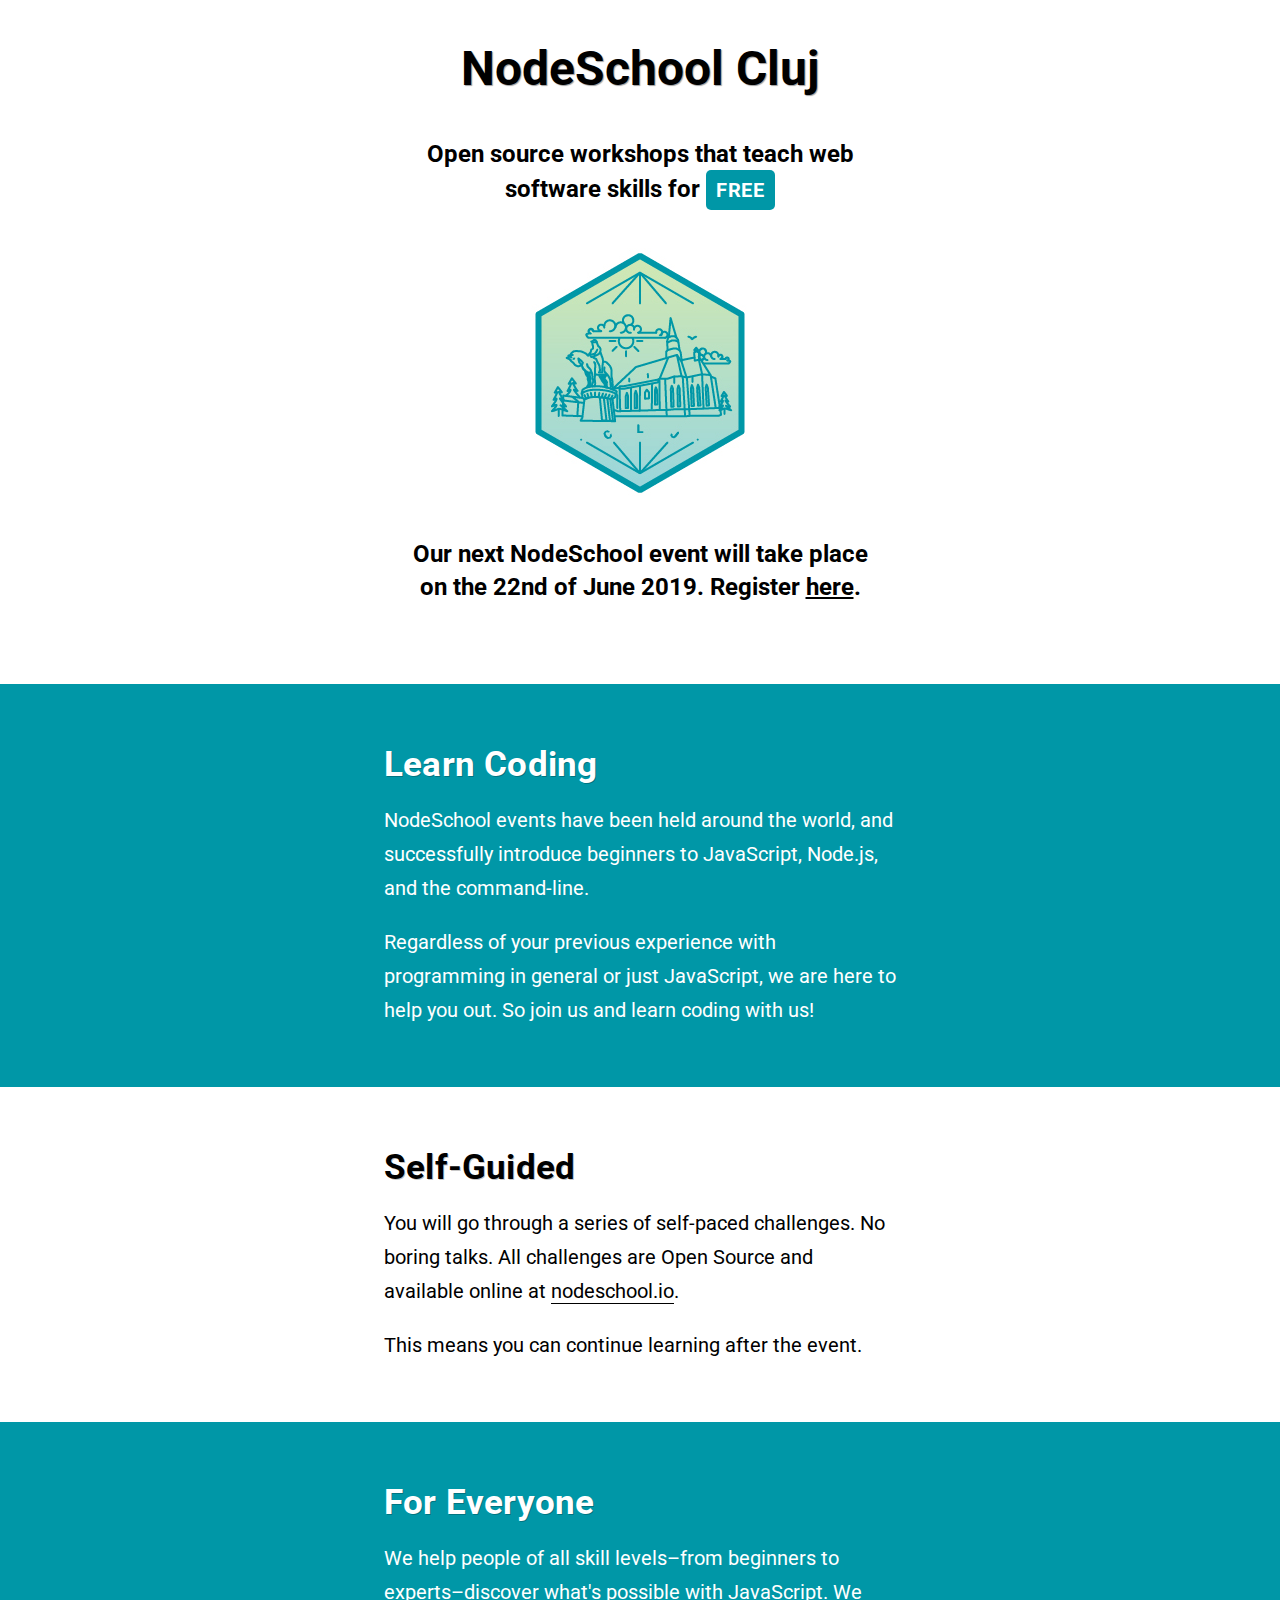
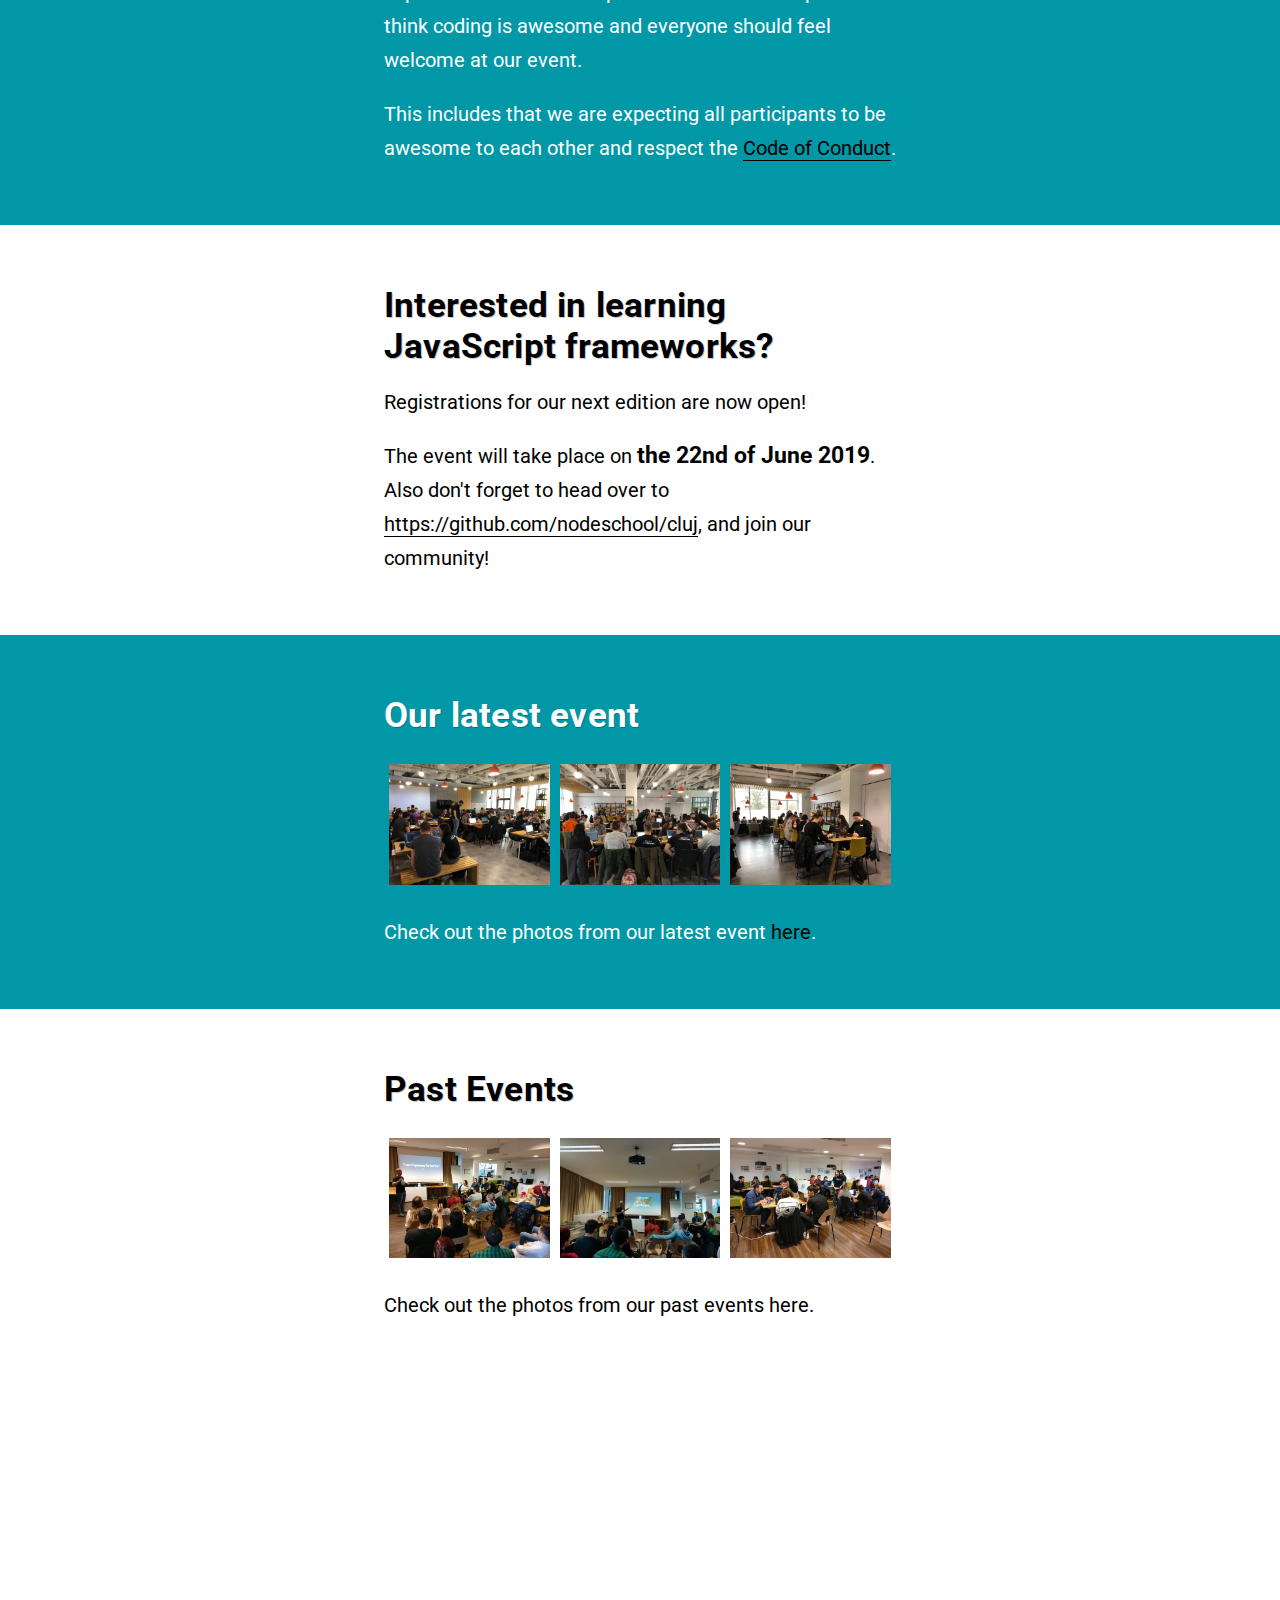
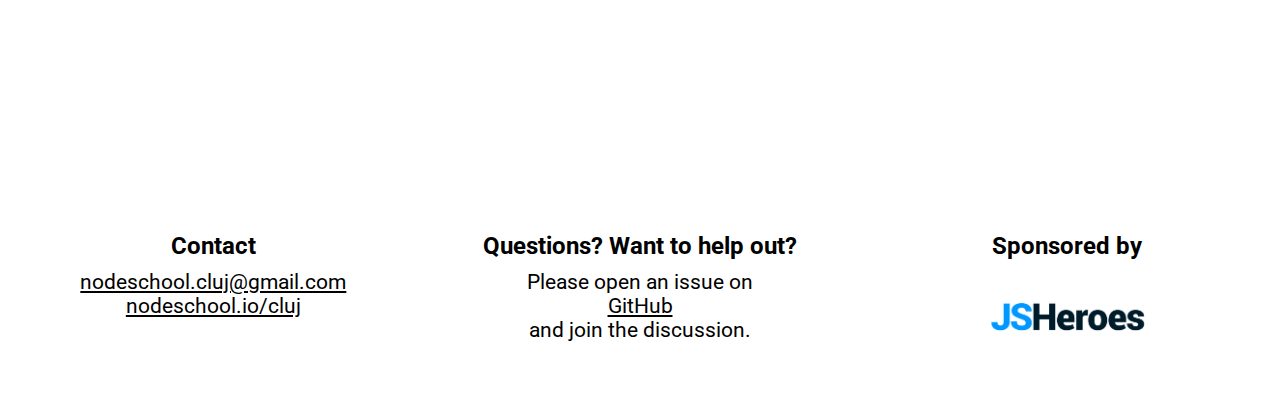
<file: index.html>
<!DOCTYPE html>
<html lang="en">
  <head>
    <meta charset="UTF-8" />
    <meta
      name="viewport"
      content="width=device-width, initial-scale=1.0, maximum-scale=1.0, user-scalable=no"
    />
    <meta http-equiv="X-UA-Compatible" content="ie=edge" />
    <title>NodeSchool Cluj</title>
    <link
      href="https://fonts.googleapis.com/css?family=Roboto:100,300,400,500,700"
      rel="stylesheet"
    />
    <link rel="stylesheet" href="styles.css" />
    <meta property="og:title" content="NodeSchool Cluj" />
    <meta property="og:type" content="website" />
    <meta property="og:url" content="https://nodeschool.io/cluj/" />
    <meta property="og:image" content="NodeSchool_preview.jpg" />
    <meta property="og:image:type" content="image/jpg" />
    <meta
      property="og:description"
      content="Open source workshops that teach web software skills for free"
    />
    <meta property="og:locale" content="en_US" />
    <meta property="og:site_name" content="NodeSchool workshop Info" />
    <meta name="twitter:card" content="summary_large_image" />
    <meta name="twitter:site" content="@nodeschool" />
    <meta name="twitter:title" content="NodeSchool workshop Info" />
    <meta
      name="twitter:description"
      content="Open source workshops that teach web software skills for free"
    />
    <meta name="twitter:image" content="NodeSchool_preview.jpg" />
    <meta name="twitter:creator" content="@nodeschool" />
  </head>

  <body>
    <div class="header">
      <h1 class="title">NodeSchool Cluj</h1>
      <h2 class="subtitle">
        Open source workshops that teach web software skills for
        <span class="free-label">FREE</span>
      </h2>
      <img class="logo" src="node_school_logo.jpg" alt="NodeSchool Cluj logo" />
      <!-- <h3 clas="register">Registration starting soon...</h3> -->
      <h3 class="register">
        Our next NodeSchool event will take place on the 22nd of June 2019.
        Register <a href="https://forms.gle/RFJCRSTpzrVV5HZK6">here</a>.
      </h3>
    </div>

    <div class="content">
      <section>
        <div class="section-content">
          <h1>Learn Coding</h1>
          <p>
            NodeSchool events have been held around the world, and successfully
            introduce beginners to JavaScript, Node.js, and the command-line.
          </p>
          <p>
            Regardless of your previous experience with programming in general
            or just JavaScript, we are here to help you out. So join us and
            learn coding with us!
          </p>
        </div>
      </section>

      <section>
        <div class="section-content">
          <h1>Self-Guided</h1>
          <p>
            You will go through a series of self-paced challenges. No boring
            talks. All challenges are Open Source and available online at
            <a target="_blank" href="https://nodeschool.io/">nodeschool.io</a>.
          </p>
          <p>This means you can continue learning after the event.</p>
        </div>
      </section>

      <section>
        <div class="section-content">
          <h1>For Everyone</h1>
          <p>
            We help people of all skill levels–from beginners to
            experts–discover what's possible with JavaScript. We think coding is
            awesome and everyone should feel welcome at our event.
          </p>
          <p>
            This includes that we are expecting all participants to be awesome
            to each other and respect the
            <a
              target="_blank"
              href="https://github.com/nodeschool/cluj/blob/master/code-of-conduct.md"
              >Code of Conduct</a
            >.
          </p>
        </div>
      </section>

      <section>
        <div class="section-content">
          <h1>Interested in learning JavaScript frameworks?</h1>
          <p>Registrations for our next edition are now open!</p>
          <p>
            The event will take place on <span>the 22nd of June 2019</span>.
            Also don't forget to head over to
            <a target="_blank" href="https://github.com/nodeschool/cluj"
              >https://github.com/nodeschool/cluj</a
            >, and join our community!
          </p>
        </div>
      </section>
      <section>
        <div class="section-content gallery-preview-content">
          <h1>Our latest event</h1>
          <div class="gallery-preview-items">
            <div>
              <a target="_blank" href="gallery.html" class="photo-link">
                <img class="gallery-preview" src="img/img2.jpg" />
              </a>
            </div>
            <div>
              <a target="_blank" href="gallery.html" class="photo-link">
                <img class="gallery-preview" src="img/img1.jpg" />
              </a>
            </div>
            <div>
              <a target="_blank" href="gallery.html" class="photo-link">
                <img class="gallery-preview" src="img/img3.jpg" />
              </a>
            </div>
          </div>
          <p>
            Check out the photos from our latest event
            <a target="_blank" href="gallery.html">here</a>.
          </p>
        </div>
      </section>
      <section>
        <div class="section-content gallery-preview-content">
          <h1>Past Events</h1>
          <div class="gallery-preview-items">
            <div>
              <a
                target="_blank"
                href="gallery-past-event.html"
                class="photo-link"
              >
                <img class="gallery-preview" src="img/past/img4-fortech.jpg" />
              </a>
            </div>
            <div>
              <a
                target="_blank"
                href="gallery-past-event.html"
                class="photo-link"
              >
                <img class="gallery-preview" src="img/past/img5-fortech.jpg" />
              </a>
            </div>
            <div>
              <a
                target="_blank"
                href="gallery-past-event.html"
                class="photo-link"
              >
                <img class="gallery-preview" src="img/past/img1-fortech.jpg" />
              </a>
            </div>
          </div>
          <p>
            Check out the photos from our past events
            <a target="_blank" href="gallery-past-event.html">here</a>.
          </p>
        </div>
      </section>
      <div class="map-responsive">
        <iframe
          src="https://www.google.com/maps/embed?pb=!1m18!1m12!1m3!1d717.996882484261!2d23.578228767512506!3d46.76657541904287!2m3!1f0!2f0!3f0!3m2!1i1024!2i768!4f13.1!3m3!1m2!1s0x47490c1743f64e35%3A0x1aca3a419457ba22!2sEvozon!5e0!3m2!1sen!2sro!4v1559558502098!5m2!1sen!2sro"
          width="600"
          height="450"
          frameborder="0"
          style="border:0"
          allowfullscreen
        ></iframe>
      </div>
    </div>
    <div class="footer">
      <div class="footer-item">
        <div class="footer-title">Contact</div>
        <div class="footer-content">
          <a href="mailto:nodeschool.cluj@gmail.com"
            >nodeschool.cluj@gmail.com</a
          >
          <a target="_blank" href="https://nodeschool.io/cluj/"
            >nodeschool.io/cluj</a
          >
        </div>
      </div>
      <div class="footer-item">
        <div class="footer-title">Questions? Want to help out?</div>
        <div class="footer-content">
          <p>
            Please open an issue on
            <a target="_blank" href="https://github.com/nodeschool/cluj"
              >GitHub</a
            >
            and join the discussion.
          </p>
        </div>
      </div>
      <div class="footer-item">
        <div class="footer-title">Sponsored by</div>
        <div class="footer-content">
          <a target="_blank" href="https://jsheroes.io/">
            <img
              src="js-heroes-logo.png"
              alt="JsHeroes logo"
              style="width:200px"
              ;
            />
          </a>
        </div>
      </div>
    </div>
  </body>
</html>
</file>
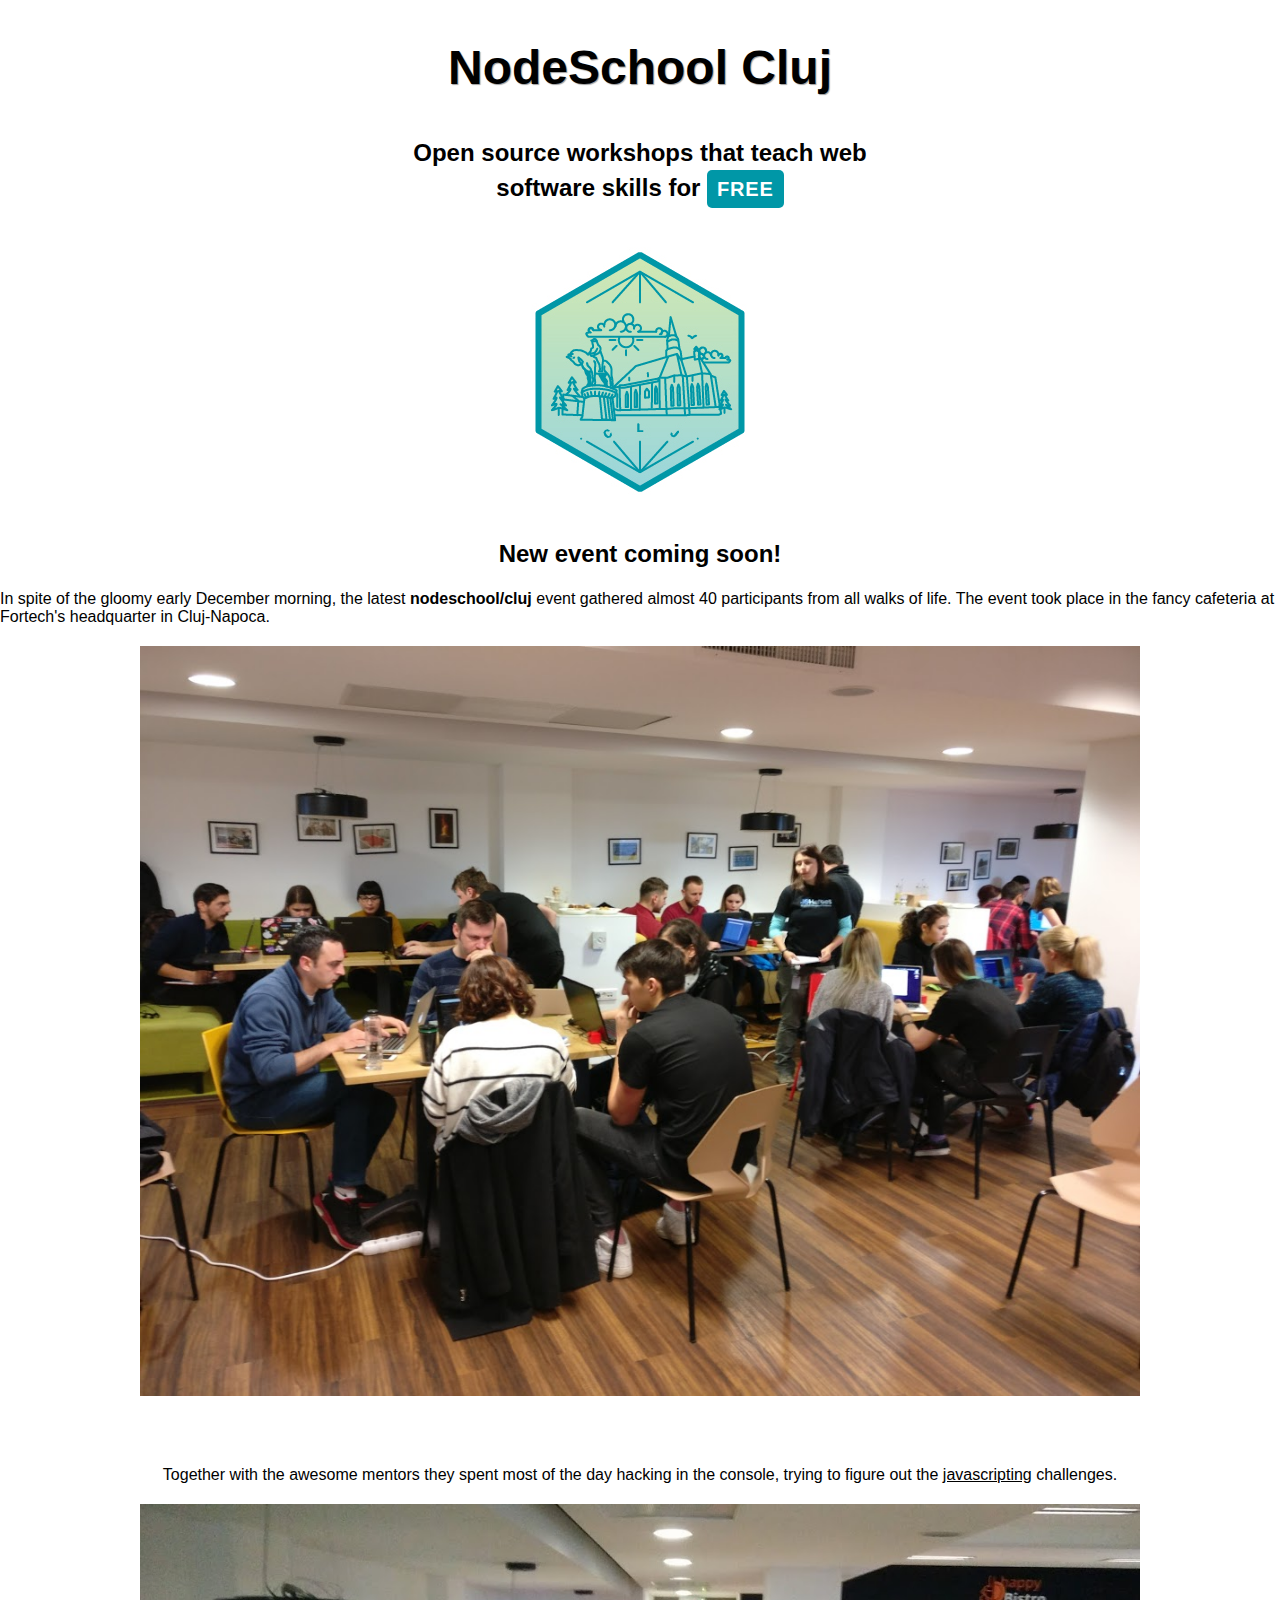
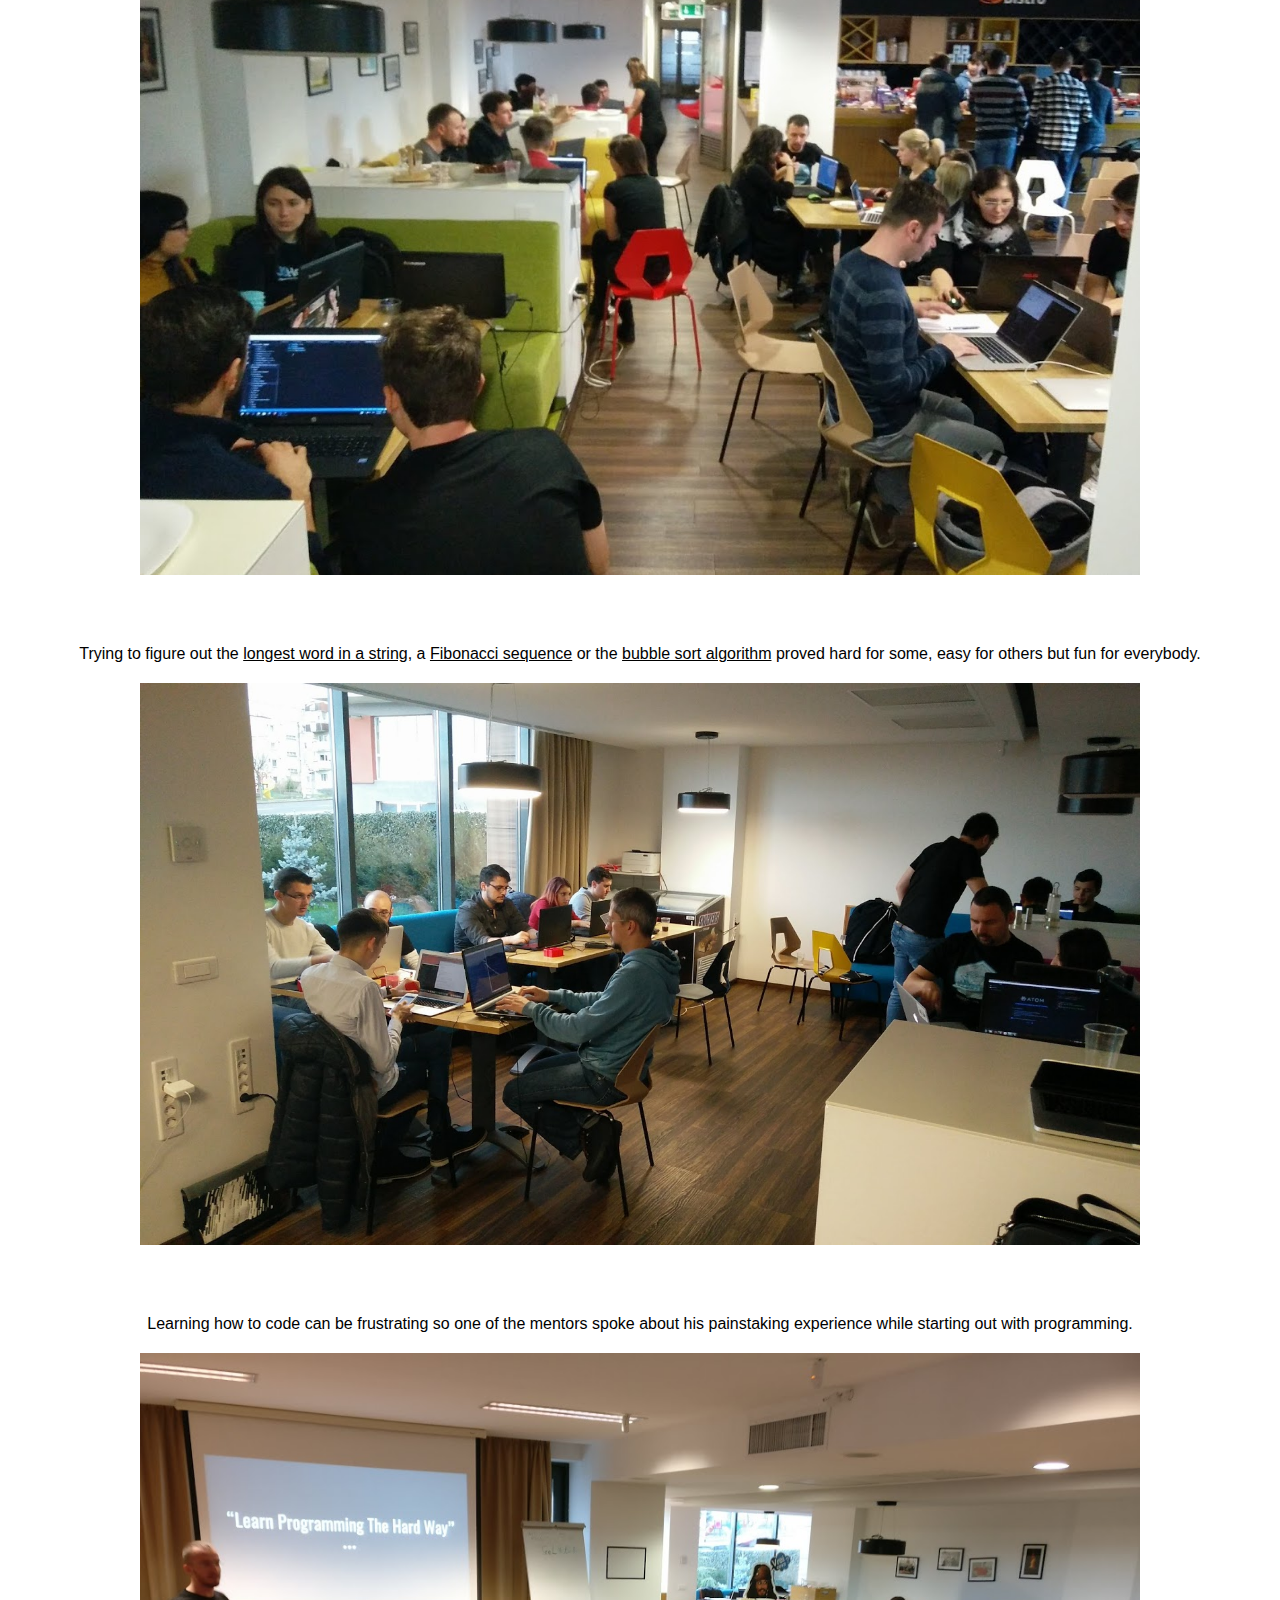
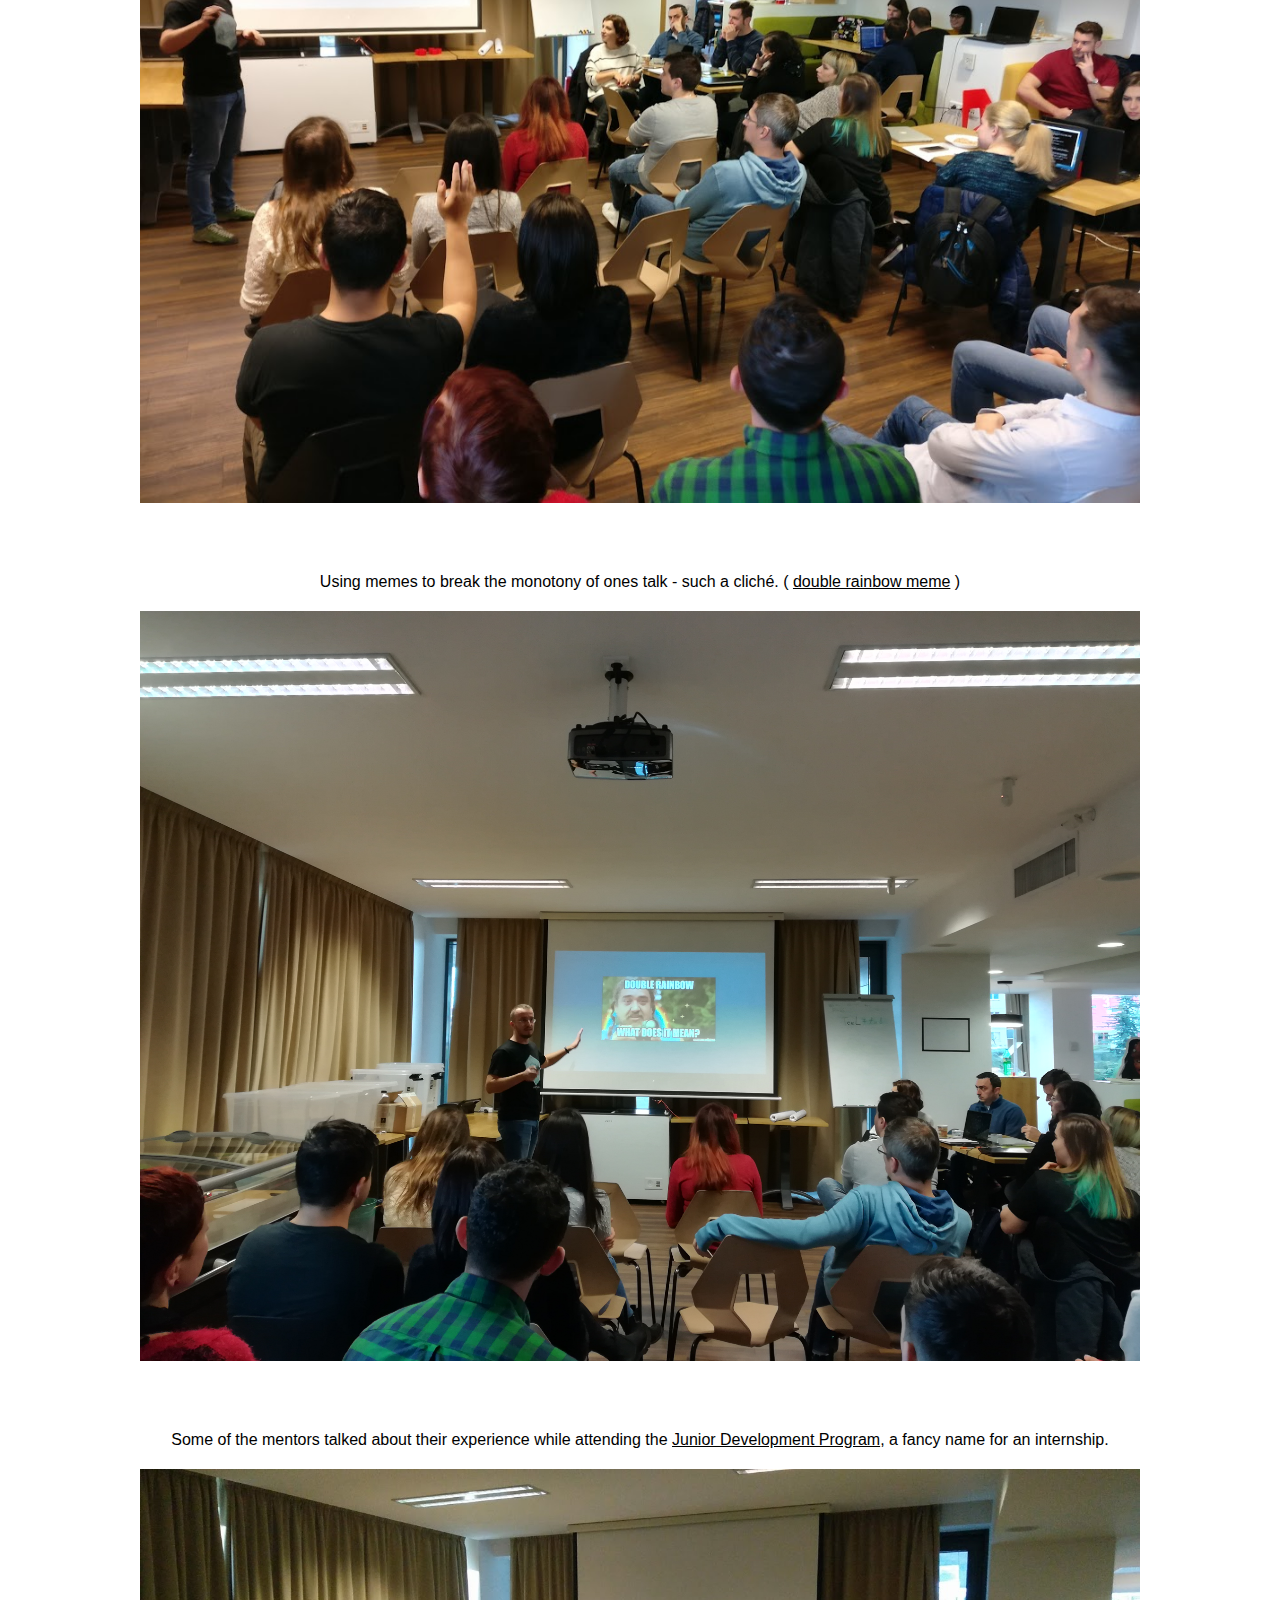
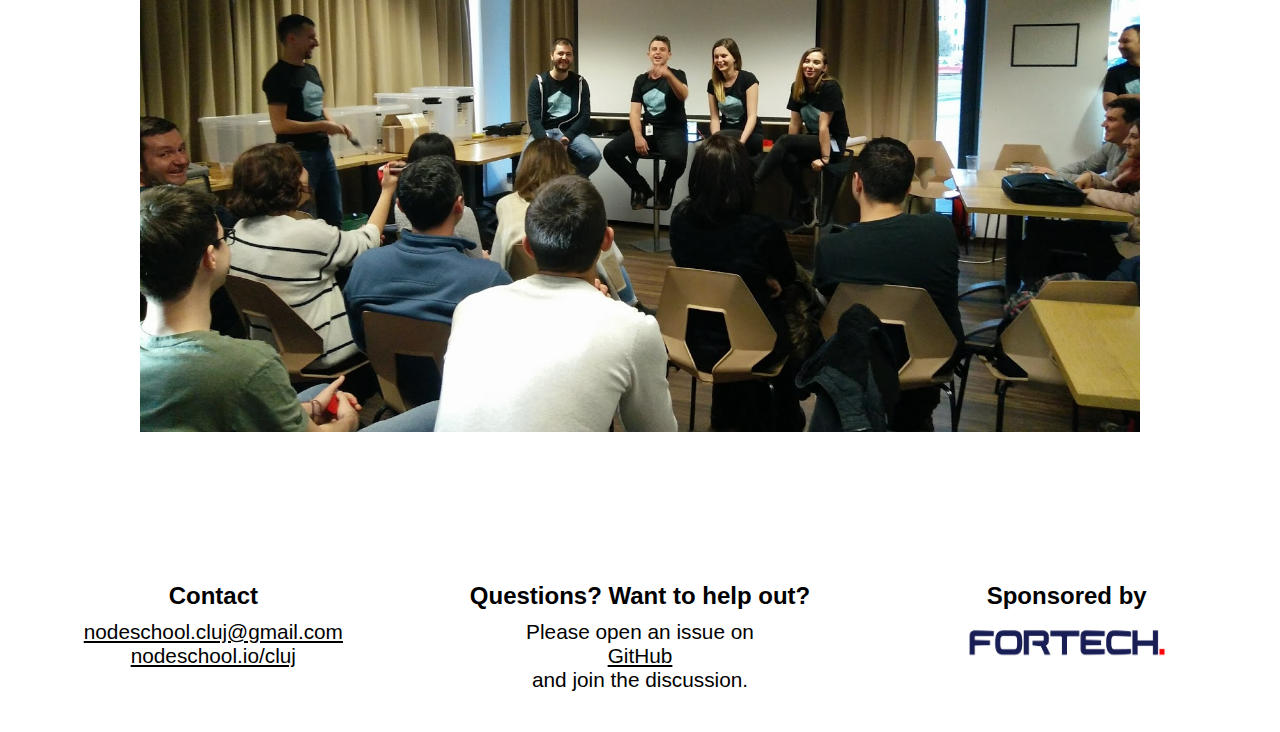
<file: gallery-past-event.html>
<!DOCTYPE html>
<html lang="en">

<head>
    <meta charset="UTF-8">
    <meta name="viewport" content="width=device-width, initial-scale=1.0">
    <meta http-equiv="X-UA-Compatible" content="ie=edge">
    <link rel="stylesheet" href="styles.css">
    <title>NodeSchool Gallery</title>
    <style>
        .caption {
            margin-top: 50px;
        }
    </style>
</head>

<body>
    <div class="header">
        <h1 class="title">NodeSchool Cluj</h1>
        <h2 class="subtitle">Open source workshops that teach web software skills for
            <span class="free-label">FREE</span>
        </h2>
        <img class="logo" src="node_school_logo.jpg" alt="NodeSchool Cluj logo">
        <h3 class="register">New event coming soon!</h3>
        <!-- <a target="_blank" class ="register-button" href="https://docs.google.com/forms/d/e/1FAIpQLSetzup0rViVlXC-IMsxKvQUeOmIn4h-Ta-gd8tacwOEg4wzaA/viewform"> Join us here! It's free</a> -->
    </div>
    <div class="gallery-content">
        <p>In spite of the gloomy early December morning, the latest <strong>nodeschool/cluj</strong> event gathered almost 40 participants from all walks of life. The event took place in the fancy cafeteria at Fortech's headquarter in Cluj-Napoca.</p>
        <img class="gallery-photos" src="img/past/img1-fortech.jpg">

        <p class="caption">Together with the awesome mentors they spent most of the day hacking in the console, trying to figure out the <a href="https://github.com/workshopper/javascripting" target="_blank">javascripting</a> challenges.</p>
        <img class="gallery-photos" src="img/past/img2-fortech.jpg">

        <p class="caption">Trying to figure out the <a target="_blank" href="https://medium.freecodecamp.org/three-ways-to-find-the-longest-word-in-a-string-in-javascript-a2fb04c9757c">longest word in a string</a>, a <a target="_blank" href="https://medium.com/developers-writing/fibonacci-sequence-algorithm-in-javascript-b253dc7e320e">Fibonacci sequence</a> or the <a href="http://codingmiles.com/sorting-algorithms-bubble-sort-using-javascript/" target="_blank">bubble sort algorithm</a> proved hard for some, easy for others but fun for everybody.</p>
        <img class="gallery-photos" src="img/past/img3-fortech.jpg">

        <p class="caption">Learning how to code can be frustrating so one of the mentors spoke about his painstaking experience while starting out with programming.</p>
        <img class="gallery-photos" src="img/past/img4-fortech.jpg">


        <p class="caption">Using memes to break the monotony of ones talk - such a cliché. ( <a href="https://www.youtube.com/watch?v=OQSNhk5ICTI" target="_blank">double rainbow meme</a> )</p>
        <img class="gallery-photos" src="img/past/img5-fortech.jpg">

        <p class="caption">Some of the mentors talked about their experience while attending the <a href="https://github.com/FortechRomania/js-team-showcase/tree/master/we-train/junior-development-program">Junior Development Program</a>, a fancy name for an internship.</p>
        <img class="gallery-photos" src="img/past/img6-fortech.jpg">

    </div>
    <div class="footer">
        <div class="footer-item">
            <div class="footer-title">Contact</div>
            <div class="footer-content">
                <a href="mailto:nodeschool.cluj@gmail.com">nodeschool.cluj@gmail.com</a>
                <a target="_blank" href="https://nodeschool.io/cluj/">nodeschool.io/cluj</a>
            </div>
        </div>
        <div class="footer-item">
            <div class="footer-title">Questions? Want to help out?</div>
            <div class="footer-content">
                <p>Please open an issue on
                    <a target="_blank" href="https://github.com/nodeschool/cluj">GitHub</a> and join the discussion.</p>
            </div>
        </div>
        <div class="footer-item">
            <div class="footer-title">Sponsored by</div>
            <div class="footer-content">
                <a target="_blank" href="https://www.fortech.ro/">
                    <img src="fortechLogo.jpg" alt="Fortech logo" style="width:200px;height:40px">
                </a>
            </div>
        </div>
    </div>
</body>

</html>
</file>
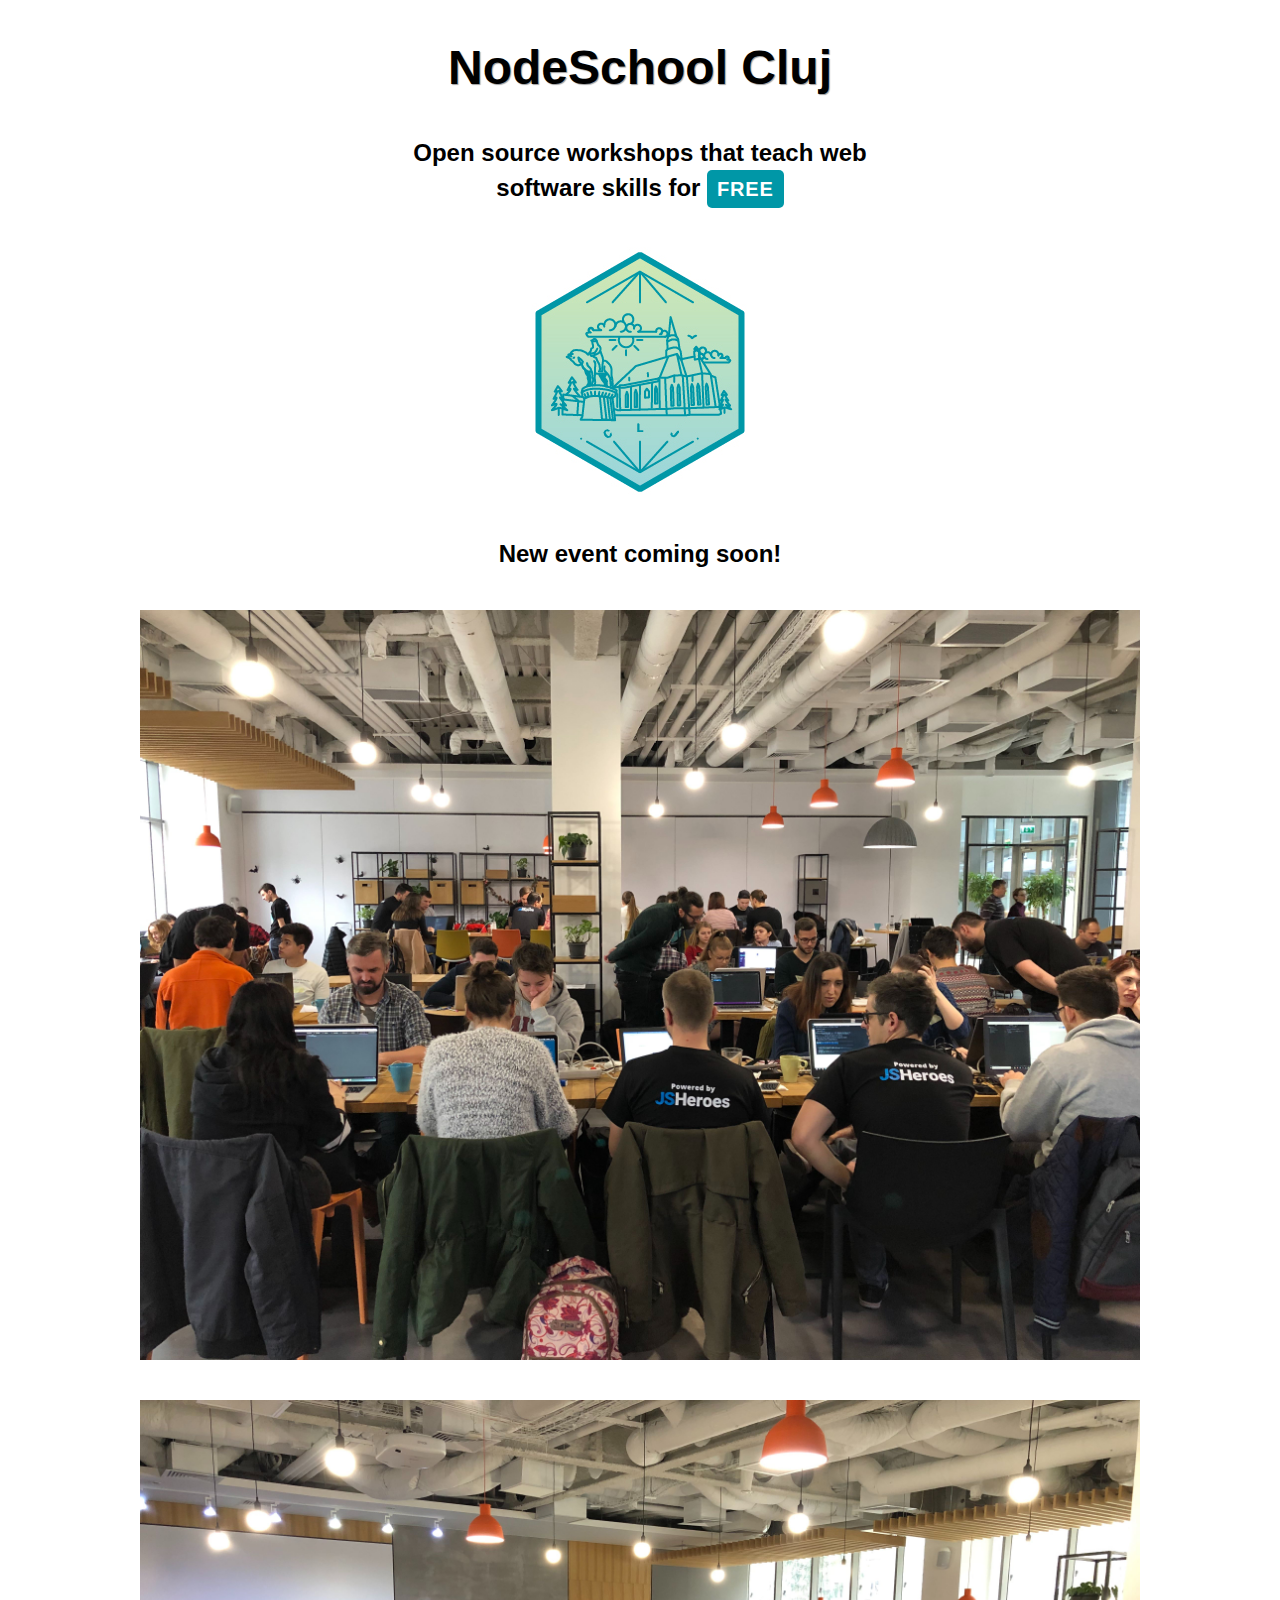
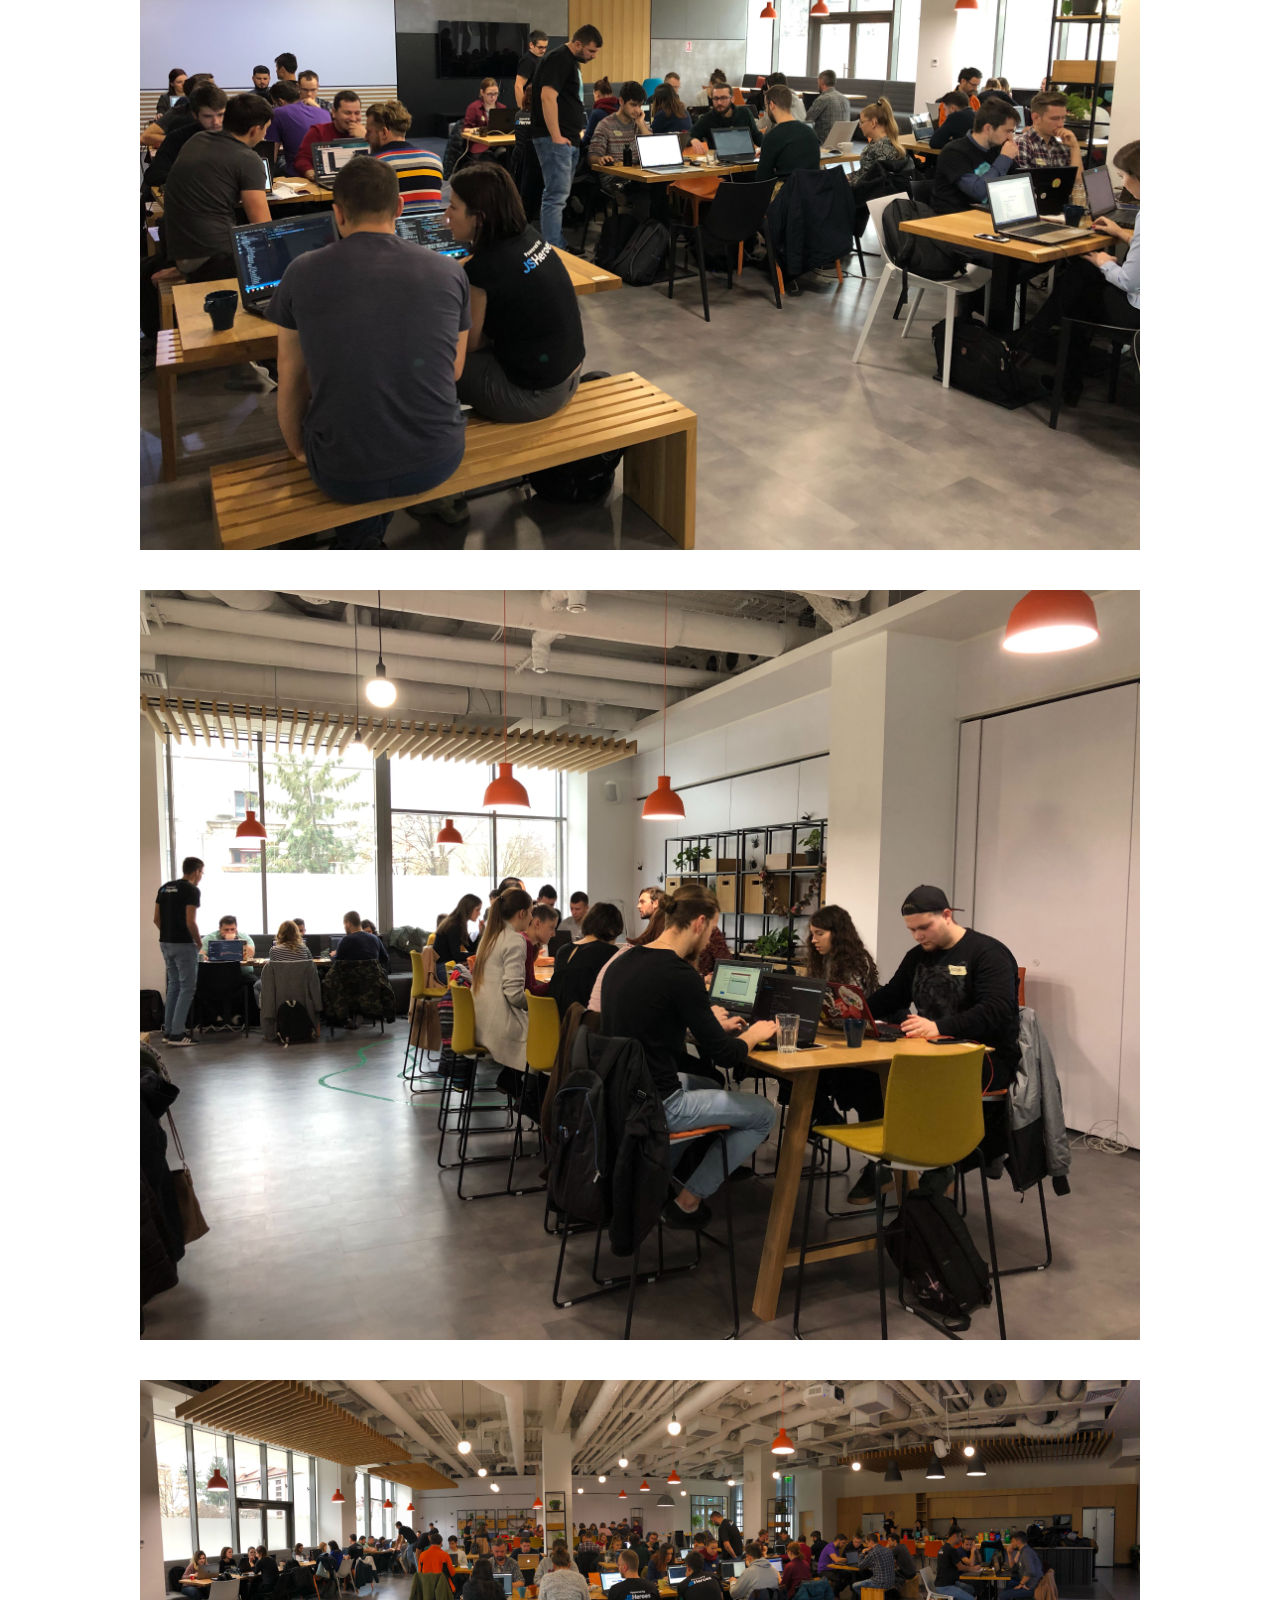
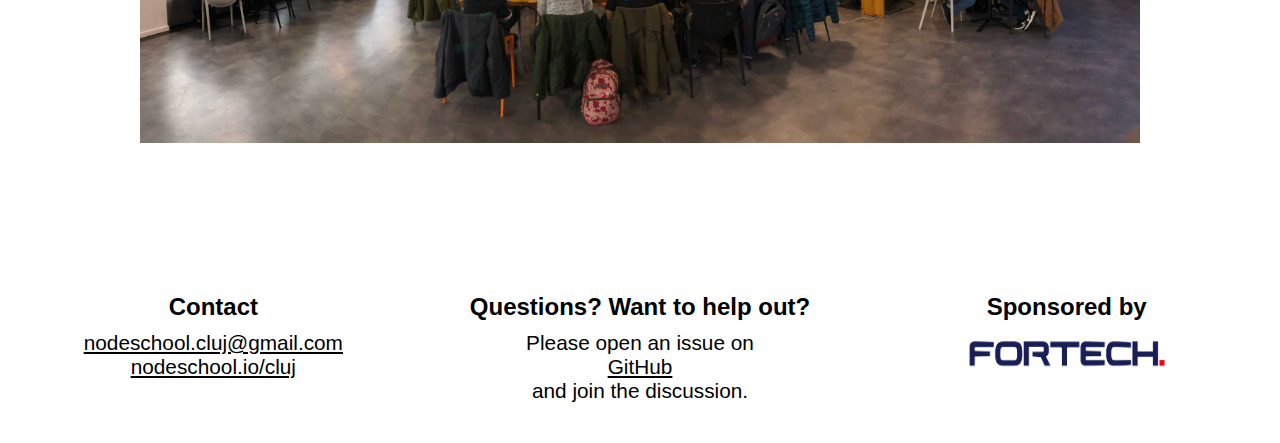
<file: gallery.html>
<!DOCTYPE html>
<html lang="en">

<head>
    <meta charset="UTF-8">
    <meta name="viewport" content="width=device-width, initial-scale=1.0">
    <meta http-equiv="X-UA-Compatible" content="ie=edge">
    <link rel="stylesheet" href="styles.css">
    <title>NodeSchool Gallery</title>
    <style>
        .caption {
            margin-top: 50px;
        }
    </style>
</head>

<body>
    <div class="header">
        <h1 class="title">NodeSchool Cluj</h1>
        <h2 class="subtitle">Open source workshops that teach web software skills for
            <span class="free-label">FREE</span>
        </h2>
        <img class="logo" src="node_school_logo.jpg" alt="NodeSchool Cluj logo">
        <h3 class="register">New event coming soon!</h3>
        <!-- <a target="_blank" class ="register-button" href="https://docs.google.com/forms/d/e/1FAIpQLSetzup0rViVlXC-IMsxKvQUeOmIn4h-Ta-gd8tacwOEg4wzaA/viewform"> Join us here! It's free</a> -->
    </div>
    <div class="gallery-content">
       <!--  <p><strong>nodeschool/cluj</strong></p> -->
        <img class="gallery-photos" src="img/img1.jpg">

       <!--  <p class="caption">description 1 </p>-->
        <img class="gallery-photos" src="img/img2.jpg">

       <!--  <p class="caption">description 2 </p>-->
        <img class="gallery-photos" src="img/img3.jpg">

        <!-- <p class="caption">description 3</p>-->
        <img class="gallery-photos" src="img/img4.jpg">

    </div>
    <div class="footer">
        <div class="footer-item">
            <div class="footer-title">Contact</div>
            <div class="footer-content">
                <a href="mailto:nodeschool.cluj@gmail.com">nodeschool.cluj@gmail.com</a>
                <a target="_blank" href="https://nodeschool.io/cluj/">nodeschool.io/cluj</a>
            </div>
        </div>
        <div class="footer-item">
            <div class="footer-title">Questions? Want to help out?</div>
            <div class="footer-content">
                <p>Please open an issue on
                    <a target="_blank" href="https://github.com/nodeschool/cluj">GitHub</a> and join the discussion.</p>
            </div>
        </div>
        <div class="footer-item">
            <div class="footer-title">Sponsored by</div>
            <div class="footer-content">
                <a target="_blank" href="https://www.fortech.ro/">
                    <img src="fortechLogo.jpg" alt="Fortech logo" style="width:200px;height:40px">
                </a>
            </div>
        </div>
    </div>
</body>

</html>
</file>
<file: styles.css>
* {
    margin: 0;
    padding: 0;
    box-sizing: border-box;
}

body {
    font-family: 'Roboto', sans-serif;
}

body,
html {
    overflow-x:hidden;
}

a {
    color: #000;
}

a:hover {
    color: #0097A7;
}

.header a.register-button {
    margin: 15px 0;
    font-weight: 700;
    letter-spacing: 0.1px;
    font-size: 20px;
    text-decoration: none;
    padding: 12px 60px;
    border: 2.2px solid #0097A7;
    border-radius: 5px;
    text-transform: uppercase;
}

a.register-button:hover {
    background-color: #0097A7;
    color: #fff;
}

.header {
    width: 40%;
    margin: 0 auto;
    display: flex;
    flex-direction: column;
    align-items: center;
    background-color: rgb(255, 255, 255);
}

.header > .title {
    text-shadow: 1px 1px 1px #9E9E9E;
    font-size: 3em;
    margin: 40px 0 20px;
    font-weight: bold;
}

.header > .subtitle {
    margin: 20px;
    text-align: center;
}

.header > .logo {
    margin: 20px 0;
}

.header h2 {
    line-height: 35px;
}

.header span.free-label {
    color: #fff;
    background-color: #0097A7;
    font-size: 20px;
    letter-spacing: 0.8px;
    padding: 8px 10px;
    border-radius: 5px;
}

.header > .register {
    margin: 20px;
    font-weight: bold;
    font-size: 1.5em;
    text-align: center;
    line-height: 33px;
}

.content {
    max-width: 100%;
    background-color: #fff;
    display: flex;
    flex-direction: column;
    margin: 60px 0 0;
}

section {
    color: #000;
}

section:nth-child(odd) {
    background-color: #0097A7;
    color: #fff;
}

.section-content {
    width: 40%;
    margin: 50px auto;
    text-align: left;
}

.section-content p {
    line-height: 34px;
    padding: 10px 0;
    font-size: 20px;
}

.section-content h1 {
    font-size: 35px;
    letter-spacing: 0.2px;
    text-shadow: 1px 1px rgba(0,0,0,0.24);
    padding: 10px 0 8px;
}

.section-content a {
    cursor: pointer;
    text-decoration: none;
    border-bottom: 1px solid #000;
}

.section-content span {
    font-weight: 700;
    font-size: 23px;
}

.section-content a:visited {
    color: #000;
}

section:nth-child(odd) a:hover {
    color: #fff;
    border-bottom: 1px solid #fff;
}

.section-content a:hover {
    color: #0097A7;
    border-bottom: 1px solid #0097A7;
}


.footer {
    margin: 100px 0 0;
    max-width: 100%;
    display: flex;
    justify-content: center;
    flex-wrap: wrap;
}

.footer-title {
    font-weight: bold;
    font-size: 1.5em;
    text-align: center;
}

.footer-content {
    margin: 10px 80px;
    text-align: center;
    font-size: 1.3em;
}

.footer-content a {
    display: block;
}

.footer-item {
    margin: 30px 0;
    flex: 1;
}

.content iframe {
    margin: 0 auto;
}

.map-responsive {
    /* margin: 30px 0 10px; */
    overflow: hidden;
    padding-bottom: 25%;
    position: relative;
    height: 0;
}

.map-responsive iframe {
    height: 100%;
    width: 100%;
    position: absolute;
}

.gallery-photos {
    width: 1000px;
    display: block;
    margin:20px 0;
    max-width: 100%;
}

.gallery-content {
    display: flex;
    flex-direction: column;
    align-items: center;
}

.gallery-preview-items div{
    margin: 0 5px;
    overflow: hidden;
    
}

img.gallery-preview {
    transition: all 0.3s;
    width: 250px;
    max-width: 100%;
    display: block;
}

.gallery-preview-items{
    margin: 20px 0;
    display: flex;
    justify-content: space-between;
}

.gallery-preview:hover {
    transform: scale(1.2);
}

section a.photo-link:hover {
    border:none;
}

.gallery-preview-content a{
    border:none;
}



@media only screen and (max-width: 900px) {
    .section-content {
        width: 80%;
        margin: 30px auto;
    }

    .section-content p {
        font-size: 0.94em;
        line-height: 1.5em;
    }

    .section-content h1 {
        font-size: 1.5em;
        padding: 0.1em 0 0.3em;
    }

    .section-content span {
        font-size: 1em;
    }

    .header {
        width: 80%;
    }

    .header a.register-button {
        font-size: 13px;
        padding: 10px 25px;
    }

    .footer {
        font-size: 0.8em;
        margin: 10px 0;
    }

    .header > .title {
        font-size: 2em;
        margin: 40px 0 5px;
    }

    .header > .subtitle {
        position: relative;
        font-size: 1.2em;
        line-height: 25px;
        margin: 10px;
        padding: 10px 0;
    }

    .header span.free-label {
        font-size: 16px;
        position: absolute;
        width: 70px;
        bottom: -35px;
        left: 0;
        right: 0;
        margin: auto;
        padding: 6px 3px;
    }

    .header > .register {
        font-size: 1.2em;
        line-height: 23px;
    }

    .header > .logo {
        max-width: 60%;
        margin: 40px 0 0;
    }

    .content {
        margin-top: 25px;
    }

    .map-responsive {
        padding-bottom: 60%;
    }
}
</file>
